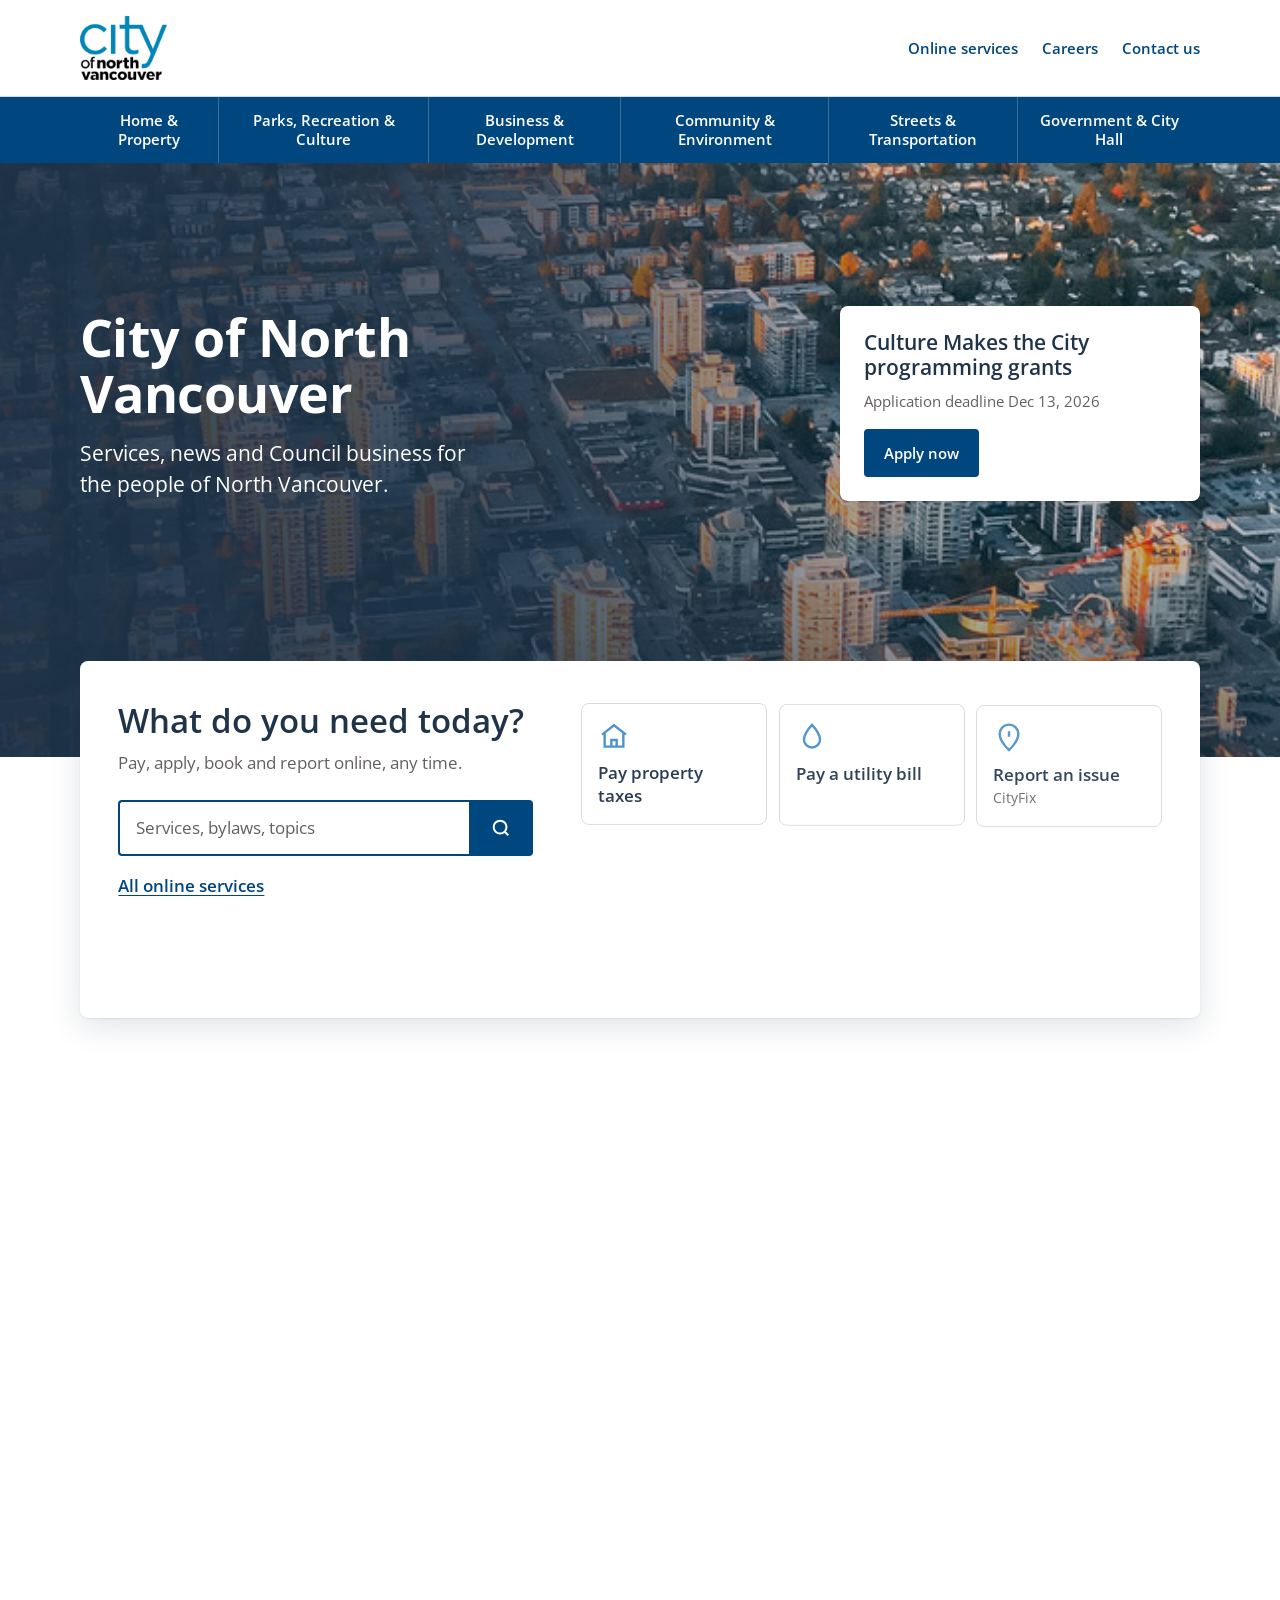
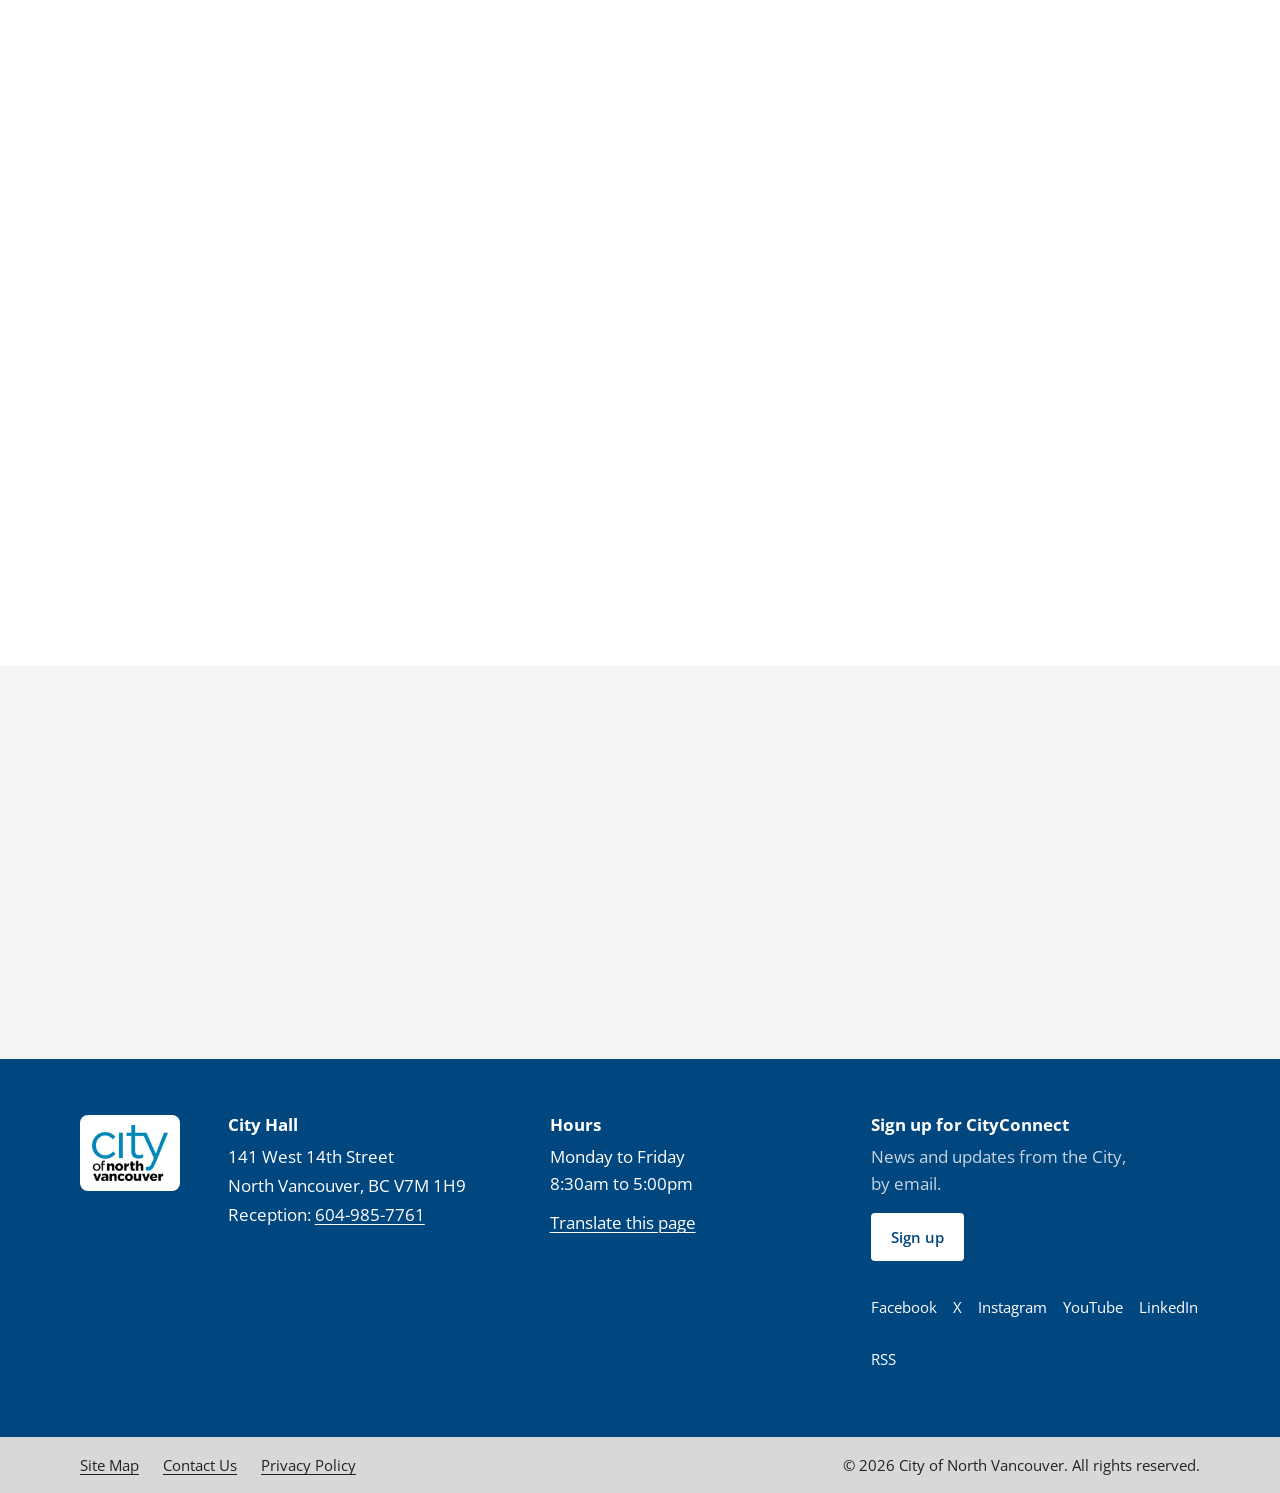
<file: prototypes/homepage.html>
<!DOCTYPE html>
<html lang="en">
<head>
<!-- stardust:provenance
{
  "writtenBy": "stardust:prototype (render via impeccable craft → new-work, established world)",
  "writtenAt": "2026-11-16T21:25:00Z",
  "page": "index",
  "variant": "C",
  "againstDirection": "stardust/direction.md (Active 2026-11-16T21:02:00Z)",
  "againstDesign": "DESIGN-C.md / DESIGN-C.json",
  "shapeBrief": "stardust/prototypes/index-C-shape.md",
  "fidelity": "quick",
  "surprise": "high",
  "motion": { "register": "arrival", "registerSource": "direct", "runtimeVersion": "v1", "lenisAssets": { "js": "lenis.min.js", "css": "lenis.min.css" }, "attributesEmitted": ["data-anim", "data-parallax"], "choreographies": ["hero-arrival", "hero-parallax", "rising-plate", "section-entrance"] },
  "capturedSourceLineage": ["header: systemComponents[kind=header]", "hero: #banners slide 3 (aerial)", "featured: #banners slide 1 (grant banner, as text)", "service-router: direction-authorized new (improvement 1)", "around-the-city: #phcontent_0_ctl01_rptFeatures", "news-events: City News & Events list", "links: Quick Links & Resources + Council Meetings", "footer: systemComponents[kind=footer]"],
  "reflexRejectAudit": { "bypassed": "Mode A: Open Sans pinned from the captured surface" },
  "unsourcedContent": [],
  "signatureElements": [],
  "finishReview": { "round": 1, "fixesApplied": ["mobile: services above grants call-out", "single homepage search", "hero 420px"] },
  "copyCadenceBypass": { "rules": ["em-dash-overuse"], "basis": "grant call-out and footer copy are captured-verbatim" }
}
-->
<meta charset="UTF-8">
<meta name="viewport" content="width=device-width, initial-scale=1">
<title>City of North Vancouver</title>
<link rel="icon" href="[data-uri]">
<meta name="description" content="Official website of the City of North Vancouver, British Columbia, Canada.">
<script>document.documentElement.classList.add('js-anim')</script>
<link rel="stylesheet" href="lenis.min.css">
<noscript><style>[data-anim]{opacity:1!important;transform:none!important}.hero-marquee,.post-hero{transform:none!important}.hero-c h1,.hero-c .lede,.hero-c .featured,.hero-marquee img{animation:none!important;opacity:1!important}</style></noscript>
<link rel="preconnect" href="https://fonts.googleapis.com">
<link rel="preconnect" href="https://fonts.gstatic.com" crossorigin>
<link rel="stylesheet" href="https://fonts.googleapis.com/css2?family=Open+Sans:wght@400;600;700&display=swap">
<style>
:root {
  --heading-font-family: 'Open Sans', 'Helvetica Neue', Arial, sans-serif;
  --body-font-family: 'Open Sans', 'Helvetica Neue', Arial, sans-serif;
  --heading-xxl: 52px;
  --heading-xl: 41.5px;
  --heading-lg: 33px;
  --heading-md: 21px;
  --body: 17px;
  --body-sm: 15px;
  --line-height-heading: 1.2;
  --line-height-body: 1.6;
  --color-bg: #ffffff;
  --color-fg: #333333;
  --color-accent: #00467f;
  --spacing-xs: 4px;
  --spacing-sm: 8px;
  --spacing-md: 16px;
  --spacing-lg: 24px;
  --spacing-xl: 48px;
  --spacing-2xl: 64px;
  --section-padding: 64px;
  --max-width: 1200px;
  --radius: 8px;

  --cnv-blue: #438ece;
  --cnv-navy: #00467f;
  --ink: #1f3349;
  --muted: #645f5f;
  --rule: #d8d8d8;
  --mist: #f4f4f4;
  --harbour: #c7d6e3;
  --radius-sm: 4px;
  --gutter: clamp(16px, 4vw, 40px);
  --shadow-card: 0 1px 2px rgb(31 51 73 / 0.08), 0 6px 20px rgb(31 51 73 / 0.08);
  --focus: 3px solid #438ece;
  --ease-out-cubic: cubic-bezier(0.25, 0.46, 0.45, 0.94);
  --ease-out-quart: cubic-bezier(0.42, 0, 0, 1);
  --ease-expo: cubic-bezier(0.16, 1, 0.3, 1);
  --enter-duration: 700ms;
  --enter-stagger: 90ms;
  --parallax-translate: 35;
  --parallax-fade: 0.55;
  --parallax-progress: 0;
}

*, *::before, *::after { box-sizing: border-box; }
html { -webkit-text-size-adjust: 100%; }
body {
  margin: 0;
  font-family: var(--body-font-family);
  font-size: var(--body);
  line-height: var(--line-height-body);
  color: var(--color-fg);
  background: var(--color-bg);
}
img { max-width: 100%; height: auto; display: block; }
a { color: var(--cnv-navy); text-underline-offset: 3px; text-decoration-thickness: 1px; }
a:hover { text-decoration-color: var(--cnv-blue); text-decoration-thickness: 2px; }
:focus-visible { outline: var(--focus); outline-offset: 2px; }
h1, h2, h3 { font-family: var(--heading-font-family); color: var(--ink); line-height: var(--line-height-heading); margin: 0; text-wrap: balance; }
h2 { font-size: clamp(28px, 1.4rem + 1.4vw, var(--heading-lg)); font-weight: 600; }
h3 { font-size: clamp(19px, 1.1rem + 0.4vw, var(--heading-md)); font-weight: 600; }
p { margin: 0; text-wrap: pretty; }
.wrap { max-width: var(--max-width); margin: 0 auto; padding: 0 var(--gutter); }
.visually-hidden { position: absolute; width: 1px; height: 1px; overflow: hidden; clip: rect(0 0 0 0); white-space: nowrap; }

.ds-nav-burger { display: none; }
.featured-m { display: none; }

/* skip link */
.skip { position: absolute; left: 16px; top: -60px; background: var(--cnv-navy); color: #fff; padding: 12px 16px; border-radius: var(--radius-sm); z-index: 10; font-weight: 600; }
.skip:focus { top: 12px; }

/* header */
.masthead { border-bottom: 1px solid var(--rule); }
.masthead .wrap { display: flex; align-items: center; gap: var(--spacing-lg); min-height: 96px; }
.logo img { height: 64px; width: auto; }
.masthead-search { flex: 1; max-width: 420px; margin-left: auto; display: flex; }
.masthead-search input { flex: 1; min-width: 0; height: 44px; border: 1px solid #8a8a8a; border-right: 0; border-radius: var(--radius-sm) 0 0 var(--radius-sm); padding: 0 14px; font: inherit; font-size: 16px; color: var(--ink); }
.masthead-search button, .search-big button { border: 0; background: var(--cnv-navy); color: #fff; width: 48px; border-radius: 0 var(--radius-sm) var(--radius-sm) 0; display: grid; place-items: center; cursor: pointer; }
.masthead-search button:hover, .search-big button:hover { background: var(--ink); }
.utility { display: flex; gap: var(--spacing-lg); list-style: none; margin: 0 0 0 auto; padding: 0; font-size: var(--body-sm); font-weight: 600; }
.utility a { text-decoration: none; }
.utility a:hover { text-decoration: underline; }
.navbar { background: var(--cnv-navy); }
.navbar ul { list-style: none; margin: 0 auto; padding: 0 var(--gutter); max-width: var(--max-width); display: flex; justify-content: space-between; }
/* each label in its own centred cell with a thin divider, so the six sections never read as one line of words */
.navbar li { flex: 1 1 auto; display: flex; }
.navbar li + li { border-left: 1px solid rgb(255 255 255 / 0.22); }
.navbar a { display: flex; align-items: center; justify-content: center; width: 100%; color: #fff; text-align: center; text-decoration: none; font-size: 15px; font-weight: 600; line-height: 1.25; padding: 14px 12px 11px; min-height: 64px; box-sizing: border-box; border-bottom: 3px solid transparent; }
.navbar a:hover, .navbar a:focus-visible { border-bottom-color: var(--cnv-blue); }
.navbar a:focus-visible { outline-color: #fff; outline-offset: -3px; }

/* hero */
.hero { position: relative; min-height: 420px; display: grid; align-items: end; color: #fff; isolation: isolate; }
.hero > img { position: absolute; inset: 0; width: 100%; height: 100%; object-fit: cover; z-index: -2; }
.hero::before { content: ""; position: absolute; inset: 0; z-index: -1; background: linear-gradient(90deg, rgb(31 51 73 / 0.92) 0%, rgb(31 51 73 / 0.78) 38%, rgb(31 51 73 / 0.1) 75%), linear-gradient(0deg, rgb(31 51 73 / 0.55), transparent 45%); }
.hero .wrap { width: 100%; padding-block: 72px 48px; display: grid; grid-template-columns: minmax(0, 600px) 1fr; gap: var(--spacing-xl); align-items: end; }
.hero h1 { color: #fff; font-size: clamp(36px, 1.4rem + 3.6vw, var(--heading-xxl)); font-weight: 700; letter-spacing: -0.01em; line-height: 1.08; }
.hero .lede { font-size: 21px; line-height: 1.5; margin-top: var(--spacing-md); max-width: 34ch; }
.featured { justify-self: end; background: #fff; color: var(--color-fg); border-radius: var(--radius); padding: var(--spacing-lg); max-width: 360px; box-shadow: var(--shadow-card); }
.featured h2 { font-size: 21px; }
.featured p { margin-top: var(--spacing-sm); font-size: var(--body-sm); color: var(--muted); }
.btn { display: inline-flex; align-items: center; gap: 8px; min-height: 48px; padding: 12px 20px; background: var(--cnv-navy); color: #fff; font-weight: 600; font-size: 15px; text-decoration: none; border-radius: var(--radius-sm); }
.btn:hover { background: var(--ink); color: #fff; text-decoration: none; }
.featured .btn { margin-top: var(--spacing-md); }

/* sections */
.section { padding-block: var(--section-padding); }
.section-head { display: flex; align-items: baseline; justify-content: space-between; gap: var(--spacing-md); margin-bottom: var(--spacing-lg); flex-wrap: wrap; }
.section-head a { font-weight: 600; font-size: var(--body-sm); }

/* service router */
.services { padding-bottom: 32px; }
.services-grid { display: grid; grid-template-columns: minmax(0, 5fr) minmax(0, 7fr); gap: var(--spacing-xl); align-items: start; }
.services h2 { font-size: clamp(28px, 1.4rem + 1.4vw, var(--heading-lg)); }
.services .intro { margin-top: var(--spacing-sm); color: var(--muted); }
.search-big { display: flex; margin-top: var(--spacing-lg); }
.search-big label { display: block; }
.search-big input { flex: 1; min-width: 0; height: 56px; border: 2px solid var(--cnv-navy); border-right: 0; border-radius: var(--radius-sm) 0 0 var(--radius-sm); padding: 0 16px; font: inherit; color: var(--ink); }
.search-big input::placeholder { color: var(--muted); }
.search-big button { width: 64px; }
.all-services { display: inline-block; margin-top: var(--spacing-md); font-weight: 600; }
.tiles { list-style: none; margin: 0; padding: 0; display: grid; grid-template-columns: repeat(3, minmax(0, 1fr)); gap: 12px; }
.tiles a { display: flex; flex-direction: column; gap: 10px; height: 100%; min-height: 112px; padding: 16px; border: 1px solid var(--rule); border-radius: var(--radius); text-decoration: none; color: var(--ink); font-weight: 600; line-height: 1.35; transition: border-color .15s ease-out, box-shadow .15s ease-out; }
.tiles a:hover { border-color: var(--cnv-blue); box-shadow: var(--shadow-card); }
.tiles svg { width: 32px; height: 32px; stroke: var(--cnv-blue); flex: none; }
.tiles small { display: block; font-weight: 400; color: var(--muted); font-size: 14px; margin-top: 2px; }

/* cards */
.cards { list-style: none; margin: 0; padding: 0; display: grid; grid-template-columns: repeat(4, minmax(0, 1fr)); gap: var(--spacing-lg); }
.card { position: relative; }
.card img { aspect-ratio: 3 / 2; width: 100%; object-fit: cover; border-radius: var(--radius); }
.card h3 { margin-top: var(--spacing-md); }
.card h3 a { text-decoration: none; color: var(--ink); }
.card h3 a::after { content: ""; position: absolute; inset: 0; }
.card:hover h3 a { text-decoration: underline; text-decoration-color: var(--cnv-blue); }
.card:hover img { filter: brightness(1.05); }
.card p { margin-top: 6px; font-size: var(--body-sm); color: var(--muted); }
.card:has(a:focus-visible) { outline: var(--focus); outline-offset: 6px; border-radius: var(--radius); }
.card a:focus-visible { outline: none; }

/* news */
.news-grid { display: grid; grid-template-columns: minmax(0, 2fr) minmax(0, 1fr); gap: var(--spacing-xl); }
.news { list-style: none; margin: 0; padding: 0; }
.news li { padding-block: 20px; border-top: 1px solid var(--rule); }
.news li:last-child { border-bottom: 1px solid var(--rule); }
.news time { font-size: 14px; color: var(--muted); font-weight: 600; }
.news h3 { margin-top: 4px; }
.news h3 a { text-decoration: none; }
.news h3 a:hover { text-decoration: underline; text-decoration-color: var(--cnv-blue); }
.news p { margin-top: 6px; color: var(--color-fg); }
.events { background: var(--mist); border-radius: var(--radius); padding: var(--spacing-lg); align-self: start; }
.events img { aspect-ratio: 3 / 2; object-fit: cover; border-radius: var(--radius-sm); margin-bottom: var(--spacing-md); }
.events p { margin-top: var(--spacing-sm); }
.events .btn { margin-top: var(--spacing-md); }
.events .secondary { display: block; margin-top: 12px; font-weight: 600; font-size: var(--body-sm); }

/* links band */
.links { background: var(--mist); }
.links-grid { display: grid; grid-template-columns: minmax(0, 2fr) minmax(0, 1fr); gap: var(--spacing-xl); }
.linklist { list-style: none; margin: var(--spacing-md) 0 0; padding: 0; display: grid; gap: 0 var(--spacing-xl); }
.linklist.two { grid-template-columns: 1fr 1fr; }
.linklist a { display: flex; justify-content: space-between; align-items: center; gap: 12px; padding: 12px 0; border-bottom: 1px solid var(--rule); text-decoration: none; font-weight: 600; min-height: 48px; }
.linklist a::after { content: ""; width: 8px; height: 8px; border-right: 2px solid var(--cnv-blue); border-top: 2px solid var(--cnv-blue); transform: rotate(45deg); flex: none; }
.linklist a:hover { text-decoration: underline; text-decoration-color: var(--cnv-blue); }

/* footer */
.site-footer { background: var(--cnv-navy); color: #fff; }
.site-footer a { color: #fff; }
.footer-main { display: grid; grid-template-columns: auto 1fr 1fr 1.2fr; gap: var(--spacing-xl); padding-block: 56px; align-items: start; }
.footer-logo { background: #fff; border-radius: var(--radius); padding: 10px 12px; display: inline-block; }
.footer-logo img { height: 56px; width: auto; }
.site-footer h2 { color: #fff; font-size: 17px; font-weight: 700; margin-bottom: var(--spacing-sm); }
.site-footer address { font-style: normal; line-height: 1.7; }
.site-footer .harbour { color: var(--harbour); }
.cityconnect p { margin-bottom: var(--spacing-md); color: var(--harbour); }
.site-footer .btn-light { background: #fff; color: var(--cnv-navy); }
.site-footer .btn-light:hover { background: var(--harbour); color: var(--ink); }
.social { list-style: none; margin: var(--spacing-lg) 0 0; padding: 0; display: flex; flex-wrap: wrap; gap: 8px 16px; font-size: var(--body-sm); }
.social a { text-decoration: none; display: inline-flex; min-height: 44px; align-items: center; }
.social a:hover { text-decoration: underline; }
.legal { background: var(--rule); color: #222; font-size: var(--body-sm); }
.legal .wrap { display: flex; justify-content: space-between; gap: var(--spacing-md); flex-wrap: wrap; padding-block: 16px; }
.legal ul { list-style: none; margin: 0; padding: 0; display: flex; gap: var(--spacing-lg); flex-wrap: wrap; }
.legal a { color: #222; }

/* ===== Variant C: arrival register ===== */
.hero-c { min-height: clamp(520px, 66vh, 680px); overflow: hidden; }
.hero.hero-c .wrap { padding-bottom: calc(112px + 16vh); } /* clears the plate overlap (96px) plus its full rising travel (16vh) */
.hero-marquee { position: absolute; inset: 0 0 -35vh 0; z-index: -2; will-change: transform; }
.hero-marquee img { width: 100%; height: 100%; object-fit: cover; object-position: 50% 40%; }
.hero-c::before { background:
  linear-gradient(90deg, rgb(31 51 73 / 0.92) 0%, rgb(31 51 73 / 0.74) 40%, rgb(31 51 73 / 0.08) 78%),
  linear-gradient(0deg, rgb(31 51 73 / calc(0.55 + var(--parallax-progress) * 0.35)), transparent 55%); }
.post-hero { position: relative; z-index: 1; margin-top: -96px; padding-top: 0; will-change: transform; }
.post-hero > .wrap { background: #fff; border-radius: var(--radius); box-shadow: 0 8px 32px rgb(31 51 73 / 0.14), 0 1px 2px rgb(31 51 73 / 0.08); padding: 40px clamp(20px, 3vw, 48px); max-width: calc(var(--max-width) - 2 * var(--gutter)); }
@keyframes enterUp { from { opacity: 0; transform: translateY(28px); } to { opacity: 1; transform: none; } }
@keyframes settle { from { transform: scale(1.08); } to { transform: scale(1); } }
html.js-anim .hero-marquee img { animation: settle 1600ms var(--ease-expo) both; }
html.js-anim .hero-c h1 { animation: enterUp var(--enter-duration) var(--ease-out-cubic) 150ms both; }
html.js-anim .hero-c .lede { animation: enterUp var(--enter-duration) var(--ease-out-cubic) calc(150ms + var(--enter-stagger)) both; }
html.js-anim .hero-c .featured { animation: enterUp var(--enter-duration) var(--ease-out-cubic) calc(150ms + 3 * var(--enter-stagger)) both; }
@media (max-width: 599px) {
  .hero-c { min-height: 0; }
  .hero.hero-c .wrap { padding-block: 112px 104px; }
  .post-hero { margin-top: -72px; }
  .post-hero > .wrap { margin-inline: 12px; padding: 28px 16px; }
}
@media (prefers-reduced-motion: reduce) {
  html.js-anim .hero-marquee img, html.js-anim .hero-c h1, html.js-anim .hero-c .lede, html.js-anim .hero-c .featured { animation: none; }
  .hero-marquee, .post-hero { transform: none !important; }
}

/* tablet */
@media (max-width: 1024px) {
  .cards { grid-template-columns: repeat(2, minmax(0, 1fr)); }
  .services-grid { grid-template-columns: 1fr; gap: var(--spacing-lg); }
  .footer-main { grid-template-columns: 1fr 1fr; }
}
@media (max-width: 899px) {
  :root { --section-padding: 48px; }
  .masthead .wrap { min-height: 72px; flex-wrap: wrap; }
  .logo img { height: 52px; }
  .utility, .masthead-search { display: none; }
  .ds-nav-burger { display: inline-flex; margin-left: auto; align-items: center; gap: 8px; min-height: 44px; padding: 8px 14px; border: 2px solid var(--cnv-navy); background: #fff; color: var(--cnv-navy); font: 600 15px var(--body-font-family); border-radius: var(--radius-sm); cursor: pointer; }
  .navbar { display: none; }
  .navbar.is-open { display: block; }
  .navbar ul { flex-direction: column; padding: 0; }
  .navbar li + li { border-left: 0; }
  .navbar a { justify-content: flex-start; min-height: 48px; text-align: left; padding: 14px var(--gutter); border-bottom: 1px solid rgb(255 255 255 / 0.15); }
  .navbar .utility-m { display: block; }
  .hero .wrap { grid-template-columns: 1fr; }
  .featured { justify-self: start; }
  .news-grid, .links-grid { grid-template-columns: 1fr; }
}
.navbar .utility-m { display: none; }
.navbar .utility-m a { font-weight: 400; background: rgb(0 0 0 / 0.15); }
/* phone */
@media (max-width: 599px) {
  :root { --section-padding: 40px; }
  .hero { min-height: 0; }
  .hero::before { background: linear-gradient(0deg, rgb(31 51 73 / 0.95) 0%, rgb(31 51 73 / 0.82) 55%, rgb(31 51 73 / 0.35) 100%); }
  .hero .wrap { padding-block: 120px 32px; }
  .hero .lede { font-size: 18px; }
  .hero .featured { display: none; }
  .featured-m { display: block; background: var(--mist); padding-block: 24px; }
  .featured-m h2 { font-size: 21px; }
  .featured-m p { margin-top: 4px; color: var(--muted); font-size: var(--body-sm); }
  .featured-m .btn { margin-top: 12px; }
  .tiles { grid-template-columns: 1fr 1fr; }
  .tiles a { min-height: 0; }
  .cards { grid-template-columns: 1fr; gap: 0; }
  .card { display: grid; grid-template-columns: 112px 1fr; gap: 4px 16px; padding-block: 16px; border-top: 1px solid var(--rule); }
  .card img { grid-row: span 2; aspect-ratio: 1; }
  .card h3 { margin-top: 0; }
  .card p { margin-top: 0; }
  .linklist.two { grid-template-columns: 1fr; }
  .footer-main { grid-template-columns: 1fr; gap: var(--spacing-lg); }
}
@media (max-width: 359px) {
  .tiles { grid-template-columns: 1fr; }
}
@media (prefers-reduced-motion: reduce) {
  * { transition: none !important; }
}
</style>
</head>
<body data-motion-register="arrival">
<!--
THESIS: The homepage arrives like the city does — the aerial view settles, then residents' tasks rise to meet them; refuses decorative motion and the autoplay carousel.
OWN-WORLD: Variant A's world (CNV navy bar and footer, white page, CNV blue accents, Open Sans 1.25, own photography) plus one slow, upward arrival choreography.
STORY: Visitor lands on the city from above, reads the welcome, and the service plate slides up over the photograph as they scroll; places, dated news and links follow in calm entrances.
FIRST VIEWPORT: 85vh aerial stage, h1 and lede rising in on load, grants card last; the white service plate's top edge overlaps the stage at the fold.
FORM: Arrival register (Variant C, brief-pinned by stardust direction; identical IA to A). Seed key: n/a (brief-pinned).
FINISH: unreviewed and undocumented is unfinished; this build ends with the finish review, the verdict, and DESIGN.md
-->
<a class="skip" href="#main">Skip to main content</a>

<header data-section="header" data-intent="navigate" data-layout="full-width" data-nav-collapse="hamburger">
  <div class="masthead">
    <div class="wrap">
      <a class="logo" href="/"><img src="logo.png" alt="City of North Vancouver home" width="115" height="85"></a>
      <ul class="utility">
        <li><a href="/city-hall/online-services">Online services</a></li>
        <li><a href="/city-hall/careers">Careers</a></li>
        <li><a href="/city-hall/contact">Contact us</a></li>
      </ul>
      <button class="ds-nav-burger" type="button" aria-expanded="false" aria-controls="site-nav"><svg width="20" height="20" viewBox="0 0 24 24" fill="none" stroke="currentColor" stroke-width="2.2" aria-hidden="true"><path d="M3 6h18M3 12h18M3 18h18"/></svg>Menu</button>
    </div>
  </div>
  <nav class="navbar" id="site-nav" aria-label="Main">
    <ul>
      <li><a href="/home-property">Home &amp; Property</a></li>
      <li><a href="/parks-recreation">Parks, Recreation &amp; Culture</a></li>
      <li><a href="/business-development">Business &amp; Development</a></li>
      <li><a href="/community-environment">Community &amp; Environment</a></li>
      <li><a href="/streets-transportation">Streets &amp; Transportation</a></li>
      <li><a href="/city-hall">Government &amp; City Hall</a></li>
      <li class="utility-m"><a href="/search">Search</a></li>
      <li class="utility-m"><a href="/city-hall/online-services">Online services</a></li>
      <li class="utility-m"><a href="/city-hall/contact">Contact us</a></li>
    </ul>
  </nav>
</header>

<main id="main">
  <section class="hero hero-c" data-section="hero" data-intent="orient" data-layout="full-bleed" aria-labelledby="h1">
    <div class="hero-marquee" data-parallax><img src="media/2023-Aerial-Drone-Shots-of-City-_3__website_homepage_banner_1800x460.jpg" alt="" width="1800" height="460" fetchpriority="high" loading="eager"></div>
    <div class="wrap">
      <div>
        <h1 id="h1">City of North Vancouver</h1>
        <p class="lede">Services, news and Council business for the people of North Vancouver.</p>
      </div>
      <aside class="featured" aria-labelledby="featured-h">
        <h2 id="featured-h">Culture Makes the City programming grants</h2>
        <p>Application deadline Dec 13, 2026</p>
        <a class="btn" href="/community-environment/grants-funding/culture-makes-the-city-grants">Apply now</a>
      </aside>
    </div>
  </section>

  <section class="section services post-hero" data-section="service-router" data-intent="primary-action" data-layout="grid" data-items="6" aria-labelledby="services-h">
    <div class="wrap services-grid">
      <div>
        <h2 id="services-h">What do you need today?</h2>
        <p class="intro">Pay, apply, book and report online, any time.</p>
        <form class="search-big" role="search" action="/search">
          <label class="visually-hidden" for="q-main">Search the City website</label>
          <input id="q-main" name="q" type="search" placeholder="Services, bylaws, topics">
          <button type="submit" aria-label="Search"><svg width="22" height="22" viewBox="0 0 24 24" fill="none" stroke="currentColor" stroke-width="2.2" aria-hidden="true"><circle cx="11" cy="11" r="7"/><path d="m20 20-4-4"/></svg></button>
        </form>
        <a class="all-services" href="/city-hall/online-services">All online services</a>
      </div>
      <ul class="tiles">
        <li data-anim><a href="/home-property/property-taxes"><svg viewBox="0 0 24 24" fill="none" stroke-width="1.8" aria-hidden="true"><path d="M3 11 12 4l9 7"/><path d="M5 10v10h14V10"/><path d="M10 20v-5h4v5"/></svg>Pay property taxes</a></li>
        <li data-anim><a href="/home-property/utility-rates"><svg viewBox="0 0 24 24" fill="none" stroke-width="1.8" aria-hidden="true"><path d="M12 3s6 6.5 6 11a6 6 0 0 1-12 0c0-4.5 6-11 6-11Z"/></svg>Pay a utility bill</a></li>
        <li data-anim><a href="/city-hall/online-services/cityfix"><svg viewBox="0 0 24 24" fill="none" stroke-width="1.8" aria-hidden="true"><path d="M12 21s7-6.2 7-12a7 7 0 0 0-14 0c0 5.8 7 12 7 12Z"/><path d="M12 7v4M12 14h.01"/></svg><span>Report an issue<small>CityFix</small></span></a></li>
        <li data-anim><a href="/city-hall/online-services/citycollect"><svg viewBox="0 0 24 24" fill="none" stroke-width="1.8" aria-hidden="true"><path d="M4 7h16M9 7V4h6v3M6 7l1 13h10l1-13"/></svg><span>Garbage &amp; recycling schedule<small>CityCollect</small></span></a></li>
        <li data-anim><a href="/city-hall/online-services/cityserve"><svg viewBox="0 0 24 24" fill="none" stroke-width="1.8" aria-hidden="true"><rect x="4" y="3" width="16" height="18" rx="2"/><path d="M8 8h8M8 12h8M8 16h5"/></svg><span>Permits, licences &amp; tickets<small>CityServe</small></span></a></li>
        <li data-anim><a href="https://icity.cnv.org/"><svg viewBox="0 0 24 24" fill="none" stroke-width="1.8" aria-hidden="true"><path d="M9 4 3 6v14l6-2 6 2 6-2V4l-6 2-6-2Z"/><path d="M9 4v14M15 6v14"/></svg><span>Property search<small>iCity</small></span></a></li>
      </ul>
    </div>
  </section>

  <aside class="featured-m" aria-labelledby="featured-m-h">
    <div class="wrap">
      <h2 id="featured-m-h">Culture Makes the City programming grants</h2>
      <p>Application deadline Dec 13, 2026</p>
      <a class="btn" href="/community-environment/grants-funding/culture-makes-the-city-grants">Apply now</a>
    </div>
  </aside>

  <section class="section" data-section="around-the-city" data-intent="discovery" data-layout="grid" data-items="4" aria-labelledby="atc-h">
    <div class="wrap">
      <div class="section-head" data-anim><h2 id="atc-h">Around the City</h2></div>
      <ul class="cards">
        <li class="card" data-anim><img src="media/2020-09-09-Pro-MDW-Shipyards-Scenic-Shot_website_Feature_image_344x198-_1_.jpg" alt="The Shipyards plaza on the waterfront" width="344" height="198" loading="lazy"><h3><a href="/parks-recreation/the-shipyards">The Shipyards</a></h3><p>Find out what's happening at The Shipyards!</p></li>
        <li class="card" data-anim><img src="media/2026-05-23-Public-Works-Open-House-Operations-Centre-Trucks-_74__website_Feature_image_344x198.jpg" alt="Families exploring City trucks at the Public Works open house" width="344" height="198" loading="lazy"><h3><a href="/parks-recreation/events">Community Events Calendar</a></h3><p>Check out local community events. Don't see your event? Submit it.</p></li>
        <li class="card" data-anim><img src="media/2025-07-Curbside-Collection-_15__website_Feature_image_344x198.jpg" alt="Curbside collection truck picking up green cans" width="344" height="198" loading="lazy"><h3><a href="/home-property/garbage-recycling-green-can">Garbage &amp; Recycling</a></h3><p>Get the details on everything waste-related.</p></li>
        <li class="card" data-anim><img src="media/2014-09-Construction-Pro-CBR-Lonsdale-Avenue-Construction-workers-croppedwebsiteFeatureimage344.jpg" alt="Construction crew working on Lonsdale Avenue" width="344" height="198" loading="lazy"><h3><a href="/streets-transportation/streets-sidewalks/roadwork">Roadwork &amp; Construction</a></h3><p>Get info about current roadwork and construction happening in the City.</p></li>
      </ul>
    </div>
  </section>

  <section class="section" data-section="news-events" data-intent="inform" data-layout="split-2-1" data-items="5" aria-labelledby="news-h" style="padding-top:0">
    <div class="wrap">
      <div class="section-head" data-anim><h2 id="news-h">City News &amp; Events</h2><a href="/city-hall/news-room">All news</a></div>
      <div class="news-grid">
        <ul class="news">
          <li data-anim><time datetime="2026-11-05">November 5, 2026</time><h3><a href="/city-hall/news-room/whats-new/2026/11/5/get-ready-for-winter-at-the-shipyards">Get Ready for Winter at The Shipyards</a></h3><p>Check out all of the wonderful, festive activities happening at The Shipyards!</p></li>
          <li data-anim><time datetime="2026-11-03">November 3, 2026</time><h3><a href="/city-hall/news-room/whats-new/2026/11/3/remembrance-day-in-the-city">Remembrance Day in the City</a></h3><p>Join the community on Wednesday, November 11 at Victoria Park for the Remembrance Day service and parade.</p></li>
          <li data-anim><time datetime="2026-10-26">October 26, 2026</time><h3><a href="/city-hall/news-room/whats-new/2026/10/26/volunteer-for-a-committee-and-help-shape-your-community">Volunteer for a Committee and Help Shape Your Community</a></h3><p>The City is accepting applications until 5:00 pm on Friday, November 13, 2026.</p></li>
          <li data-anim><time datetime="2026-10-21">October 21, 2026</time><h3><a href="/city-hall/news-room/news-releases/2026/10/21/official-results-announced-for-the-2026-general-local-election-for-the-city-of-north-vancouver">Official results announced for the 2026 General Local Election for the City of North Vancouver</a></h3><p>On Saturday, October 17, 2026, electors voted for one mayor, six councillors, and three school trustees.</p></li>
        </ul>
        <aside class="events" data-anim aria-labelledby="events-h">
          <img src="media/2026-SOTS-Homepage-banner.jpg" alt="Crowds gather around the lit tree at The Shipyards" width="1800" height="460" loading="lazy">
          <h3 id="events-h">Community events</h3>
          <p>Check out local community events. Don't see your event? Submit it.</p>
          <a class="btn" href="/parks-recreation/events">Events calendar</a>
          <a class="secondary" href="/parks-recreation/events">Submit an event</a>
        </aside>
      </div>
    </div>
  </section>

  <section class="section links" data-section="links" data-intent="cross-link" data-layout="two-column" data-items="12">
    <div class="wrap links-grid">
      <div data-anim>
        <h2 id="ql-h">Quick Links &amp; Resources</h2>
        <ul class="linklist two" aria-labelledby="ql-h">
          <li><a href="/business-development/business-licences">Apply for Business Licence</a></li>
          <li><a href="/business-development/permits-inspections">Permits &amp; Inspections</a></li>
          <li><a href="/home-property/garbage-recycling-green-can">Garbage &amp; Recycling</a></li>
          <li><a href="/parks-recreation/parks-greenways/parks">Parks in the City</a></li>
          <li><a href="/parks-recreation/events">Community Events</a></li>
          <li><a href="/city-hall/news-room">News Room</a></li>
          <li><a href="/city-hall/careers">Careers at the City</a></li>
          <li><a href="/city-hall/online-services/cityfix">Get the CityFix App</a></li>
        </ul>
      </div>
      <div data-anim>
        <h2 id="cm-h">Council Meetings</h2>
        <ul class="linklist" aria-labelledby="cm-h">
          <li><a href="/city-hall/council-meetings">Council Meetings</a></li>
          <li><a href="/city-hall/council-meetings">Council Schedule</a></li>
          <li><a href="/city-hall/council-meetings/council-meeting-live-streaming">Meeting Live Streaming</a></li>
          <li><a href="/city-hall/mayor-council">Contact Mayor &amp; Council</a></li>
        </ul>
      </div>
    </div>
  </section>
</main>

<footer class="site-footer" data-section="footer" data-intent="contact" data-layout="full-width">
  <div class="wrap footer-main">
    <a class="footer-logo" href="/"><img src="logo.png" alt="City of North Vancouver home" width="115" height="85" loading="lazy"></a>
    <div>
      <h2>City Hall</h2>
      <address>141 West 14th Street<br>North Vancouver, BC V7M 1H9<br>Reception: <a href="tel:+16049857761">604-985-7761</a></address>
    </div>
    <div>
      <h2>Hours</h2>
      <p>Monday to Friday<br>8:30am to 5:00pm</p>
      <p style="margin-top:12px"><a href="/google-translate-disclaimer">Translate this page</a></p>
    </div>
    <div class="cityconnect">
      <h2>Sign up for CityConnect</h2>
      <p>News and updates from the City, by email.</p>
      <a class="btn btn-light" href="/city-hall/news-room/cityconnect-subscription">Sign up</a>
      <ul class="social" aria-label="City of North Vancouver on social media">
        <li><a href="https://www.facebook.com/CityOfNorthVancouver">Facebook</a></li>
        <li><a href="https://twitter.com/CityOfNorthVan">X</a></li>
        <li><a href="https://www.instagram.com/CityOfNorthVancouver/">Instagram</a></li>
        <li><a href="https://www.youtube.com/user/CityOfNorthVancouver">YouTube</a></li>
        <li><a href="https://www.linkedin.com/company/city-of-north-vancouver">LinkedIn</a></li>
        <li><a href="/rss">RSS</a></li>
      </ul>
    </div>
  </div>
  <div class="legal">
    <div class="wrap">
      <ul>
        <li><a href="/sitemap">Site Map</a></li>
        <li><a href="/city-hall/contact">Contact Us</a></li>
        <li><a href="/privacy-policy">Privacy Policy</a></li>
      </ul>
      <p>© 2026 City of North Vancouver. All rights reserved.</p>
    </div>
  </div>
</footer>
<script>
{const b=document.querySelector('.ds-nav-burger'),n=document.getElementById('site-nav');
b.addEventListener('click',()=>{const o=b.getAttribute('aria-expanded')==='true';b.setAttribute('aria-expanded',String(!o));n.classList.toggle('is-open',!o);});
document.addEventListener('keydown',e=>{if(e.key==='Escape'&&n.classList.contains('is-open')){n.classList.remove('is-open');b.setAttribute('aria-expanded','false');b.focus();}});}
</script>
<script src="lenis.min.js"></script>
<script>
(function () {
  const prefersReducedMotion = window.matchMedia('(prefers-reduced-motion: reduce)').matches;

  // ── Lenis bootstrap ────────────────────────────────────────────
  const lenis = new Lenis({ lerp: 0.1, smoothWheel: !prefersReducedMotion });
  window.__lenis = lenis;
  (function raf(t) { lenis.raf(t); requestAnimationFrame(raf); })(performance.now());

  // ── Nav scrolled state ─────────────────────────────────────────
  const nav = document.getElementById('nav');
  if (nav) lenis.on('scroll', ({ scroll }) => {
    nav.classList.toggle('scrolled', scroll > 40);
  });

  // ── Helpers ────────────────────────────────────────────────────
  const clamp = (v, lo, hi) => v < lo ? lo : v > hi ? hi : v;
  const easeOut3 = t => 1 - Math.pow(1 - t, 3);
  const getDocTop = el => el.getBoundingClientRect().top + (window.__lenis ? window.__lenis.scroll : window.scrollY);

  // ── Register-specific configuration ────────────────────────────
  // `prototype --cinematic` rewrites this block per the active register.
  const animConfig = {
    parallax:      { translate: 35, fade: 0.55, rangeStart: 0, range: 80 },
    plansParallax: { translate: 16, rangeStart: 0, range: 80 },
    cards:         { trigger: 0.95, range: 0.2, slide: 40, stagger: 0.05 }, // arrival, tuned: reveal completes in the lower third of the viewport
    wordmark:      { range: 0.6, clip: 80 },
  };

  // ── data-split: pre-process letter spans ───────────────────────
  document.querySelectorAll('[data-split]').forEach((el) => {
    const text = el.textContent;
    el.textContent = '';
    text.split('').forEach((ch) => {
      const s = document.createElement('span');
      s.textContent = ch === ' ' ? ' ' : ch;
      s.style.opacity = '0';
      s.style.transform = 'translateY(60%)';
      s.style.filter = 'blur(8px)';
      el.appendChild(s);
    });
  });

  // ── Register lists ─────────────────────────────────────────────
  const animList = [];     // [data-anim] / [data-tile-anim]
  const headWords = [];    // .display-head .word — clip-path reveals
  const splitLetters = []; // [data-split] letters
  let wordmarkEl = null, wordmarkTop = 0;

  function measure() {
    const postHeroEl = document.querySelector('.post-hero');
    const savedTransform = postHeroEl ? postHeroEl.style.transform : '';
    if (postHeroEl) postHeroEl.style.transform = '';

    animList.forEach(({ el }) => { el.style.opacity = el.style.transform = el.style.willChange = ''; });
    animList.length = 0;
    headWords.length = 0;
    splitLetters.length = 0;

    document.querySelectorAll('[data-anim], [data-tile-anim]').forEach((el) => {
      const parent = el.closest('.band, .ops-band, .alerts, .access, .news, .ops-section > div, .ops-tiles, .ops-alerts, .ops-mini, section');
      let stagger = 0;
      if (parent) {
        const peers = parent.querySelectorAll('[data-anim], [data-tile-anim]');
        const idx = Array.prototype.indexOf.call(peers, el);
        stagger = (idx % 8) * animConfig.cards.stagger;
      }
      if (prefersReducedMotion) { el.style.opacity = '1'; el.style.transform = 'none'; return; } // fix: measure() on load/resize must not re-hide under reduced motion
      el.style.opacity = '0';
      el.style.transform = el.hasAttribute('data-tile-anim')
        ? `translateY(28px) rotateX(8deg)`
        : `translateY(${animConfig.cards.slide}px)`;
      el.style.willChange = 'opacity, transform';
      animList.push({ el, triggerTop: getDocTop(el), staggerDelay: stagger });
    });

    // Display-head word clip-path reveals (kinetic-display register)
    document.querySelectorAll('.display-head, .terminals-band__head h2').forEach((head) => {
      const words = head.querySelectorAll('.word');
      const top = getDocTop(head);
      words.forEach((w, i) => {
        w.style.clipPath = 'inset(0 100% 0 0)';
        w.style.transform = 'translateY(110%)';
        w.style.willChange = 'clip-path, transform';
        headWords.push({ el: w, triggerTop: top, staggerDelay: i * 0.15 });
      });
    });

    // [data-split] letter list
    document.querySelectorAll('[data-split]').forEach((el) => {
      const top = getDocTop(el);
      el.querySelectorAll('span').forEach((s, i) => {
        splitLetters.push({ el: s, triggerTop: top, staggerDelay: i * 0.05 });
      });
    });

    // Footer wordmark wipe-up
    wordmarkEl = document.querySelector('.site-footer__wordmark');
    if (wordmarkEl) {
      wordmarkTop = getDocTop(wordmarkEl);
      wordmarkEl.style.clipPath = `inset(${animConfig.wordmark.clip}% 0 0 0)`;
      wordmarkEl.style.willChange = 'clip-path';
    }

    if (postHeroEl) postHeroEl.style.transform = savedTransform;
  }

  // ── [data-countup]: IO-triggered numeric tween ─────────────────
  const countSeen = new WeakSet();
  const countObserver = new IntersectionObserver((entries) => {
    entries.forEach((entry) => {
      if (!entry.isIntersecting || countSeen.has(entry.target)) return;
      countSeen.add(entry.target);
      const target = +entry.target.getAttribute('data-countup');
      const duration = target > 20 ? 1400 : target > 5 ? 900 : 600;
      const start = performance.now();
      (function step(now) {
        const t = clamp((now - start) / duration, 0, 1);
        entry.target.textContent = String(Math.round(easeOut3(t) * target));
        if (t < 1) requestAnimationFrame(step);
      })(performance.now());
    });
  }, { threshold: 0.4 });
  document.querySelectorAll('[data-countup]').forEach((el) => countObserver.observe(el));

  // ── [data-flip]: IO-triggered split-flap digit randomization ───
  const flipObserver = new IntersectionObserver((entries) => {
    entries.forEach((entry) => {
      if (!entry.isIntersecting || entry.target.dataset.flipped === '1') return;
      entry.target.dataset.flipped = '1';
      const target = +entry.target.getAttribute('data-flip');
      const total = 8 + Math.floor(Math.random() * 4);
      let i = 0;
      (function flap() {
        if (i >= total) { entry.target.textContent = String(target); return; }
        entry.target.textContent = String(Math.floor(Math.random() * 10));
        i++;
        setTimeout(flap, 60);
      })();
    });
  }, { threshold: 0.5 });
  document.querySelectorAll('[data-flip]').forEach((el) => flipObserver.observe(el));

  // ── [data-fill]: IO-triggered bar fill ─────────────────────────
  const fillObserver = new IntersectionObserver((entries) => {
    entries.forEach((entry) => {
      if (!entry.isIntersecting || entry.target.dataset.filled === '1') return;
      entry.target.dataset.filled = '1';
      const pct = +entry.target.getAttribute('data-fill');
      setTimeout(() => { entry.target.style.width = pct + '%'; }, 120);
    });
  }, { threshold: 0.4 });
  document.querySelectorAll('[data-fill]').forEach((el) => fillObserver.observe(el));

  // ── Live refresh sweep (live-systems register) ─────────────────
  const sweepEl = document.querySelector('.live-sweep');
  if (sweepEl && !prefersReducedMotion) {
    setInterval(() => {
      sweepEl.classList.add('sweep');
      setTimeout(() => sweepEl.classList.remove('sweep'), 1700);
    }, 5400);
  }

  // ── rAF loop: scroll-progress reveals + parallax ───────────────
  const heroMarqueeEl = document.querySelector('.hero-marquee');
  const postHeroEl = document.querySelector('.post-hero');
  let _lastMB = null;

  (function tick() {
    if (prefersReducedMotion) { requestAnimationFrame(tick); return; }
    const sY = window.__lenis ? window.__lenis.scroll : window.scrollY;
    const vh = window.innerHeight;
    const isDesktop = window.innerWidth > 767;

    // Hero parallax
    if (heroMarqueeEl) {
      const pp = animConfig.parallax;
      if (isDesktop) {
        const rs = pp.rangeStart / 100 * vh;
        const re = pp.range / 100 * vh;
        const p = easeOut3(clamp((sY - rs) / (re - rs), 0, 1));
        heroMarqueeEl.style.transform = `translateY(${p * -pp.translate}vh)`;
        document.documentElement.style.setProperty('--parallax-progress', p);
      } else {
        heroMarqueeEl.style.transform = '';
        document.documentElement.style.setProperty('--parallax-progress', 0);
      }
    }

    // Post-hero rises faster
    let postHeroOffsetPx = 0;
    if (postHeroEl) {
      const pp2 = animConfig.plansParallax;
      if (isDesktop) {
        const rs = pp2.rangeStart / 100 * vh;
        const re = pp2.range / 100 * vh;
        const p = easeOut3(clamp((sY - rs) / (re - rs), 0, 1));
        postHeroOffsetPx = p * -pp2.translate / 100 * vh;
        postHeroEl.style.transform = `translateY(${p * -pp2.translate}vh)`;
        const newMB = `${p * -pp2.translate}vh`;
        if (newMB !== _lastMB) { postHeroEl.style.marginBottom = newMB; _lastMB = newMB; }
      } else {
        postHeroEl.style.transform = '';
        if (_lastMB !== '') { postHeroEl.style.marginBottom = ''; _lastMB = ''; }
      }
    }

    // Scroll-progress entrances
    for (let i = 0; i < animList.length; i++) {
      const item = animList[i];
      const { trigger, range, slide } = animConfig.cards;
      const raw = (sY + vh * trigger - (item.triggerTop + postHeroOffsetPx)) / (vh * range);
      const p = easeOut3(clamp(raw - item.staggerDelay, 0, 1));
      item.el.style.opacity = String(p);
      if (item.el.hasAttribute('data-tile-anim')) {
        item.el.style.transform = `translateY(${(1 - p) * 28}px) rotateX(${(1 - p) * 8}deg)`;
      } else {
        item.el.style.transform = `translateY(${(1 - p) * slide}px)`;
      }
    }

    // Display-head clip-path word reveals
    for (let i = 0; i < headWords.length; i++) {
      const item = headWords[i];
      const raw = (sY + vh * 0.85 - (item.triggerTop + postHeroOffsetPx)) / (vh * 0.30);
      const p = easeOut3(clamp(raw - item.staggerDelay, 0, 1));
      item.el.style.clipPath = `inset(0 ${(1 - p) * 100}% 0 0)`;
      item.el.style.transform = `translateY(${(1 - p) * 110}%)`;
    }

    // [data-split] letter reveals
    for (let i = 0; i < splitLetters.length; i++) {
      const item = splitLetters[i];
      const raw = (sY + vh * 0.85 - (item.triggerTop + postHeroOffsetPx)) / (vh * 0.35);
      const p = easeOut3(clamp(raw - item.staggerDelay, 0, 1));
      item.el.style.opacity = String(p);
      item.el.style.transform = `translateY(${(1 - p) * 60}%)`;
      item.el.style.filter = `blur(${(1 - p) * 8}px)`;
    }

    // Footer wordmark wipe-up
    if (wordmarkEl) {
      const adjustedTop = wordmarkTop + postHeroOffsetPx;
      const wP = easeOut3(clamp((sY + vh - adjustedTop) / (vh * animConfig.wordmark.range), 0, 1));
      wordmarkEl.style.clipPath = `inset(${(1 - wP) * animConfig.wordmark.clip}% 0 0 0)`;
    }

    requestAnimationFrame(tick);
  })();

  measure();
  window.addEventListener('load',   () => requestAnimationFrame(measure), { once: true });
  window.addEventListener('resize', measure, { passive: true });

  // ── Reduced-motion: force final states ─────────────────────────
  if (prefersReducedMotion) {
    document.querySelectorAll('[data-anim], [data-tile-anim], [data-split] span').forEach((el) => {
      el.style.opacity = '1';
      el.style.transform = 'none';
      el.style.filter = 'none';
      el.style.clipPath = 'none';
    });
    document.querySelectorAll('.word').forEach((el) => {
      el.style.clipPath = 'none';
      el.style.transform = 'none';
    });
    document.querySelectorAll('[data-countup]').forEach((el) => { el.textContent = el.getAttribute('data-countup'); });
    document.querySelectorAll('[data-flip]').forEach((el) => { el.textContent = el.getAttribute('data-flip'); });
    document.querySelectorAll('[data-fill]').forEach((el) => { el.style.width = el.getAttribute('data-fill') + '%'; });
  }
})();

</script>
</body>
</html>
</file>
<file: prototypes/lenis.min.css>
html.lenis,html.lenis body{height:auto}.lenis:not(.lenis-autoToggle).lenis-stopped{overflow:clip}.lenis [data-lenis-prevent],.lenis [data-lenis-prevent-wheel],.lenis [data-lenis-prevent-touch],.lenis [data-lenis-prevent-vertical],.lenis [data-lenis-prevent-horizontal]{overscroll-behavior:contain}.lenis.lenis-smooth iframe{pointer-events:none}.lenis.lenis-autoToggle{transition-property:overflow;transition-duration:1ms;transition-behavior:allow-discrete}
</file>
